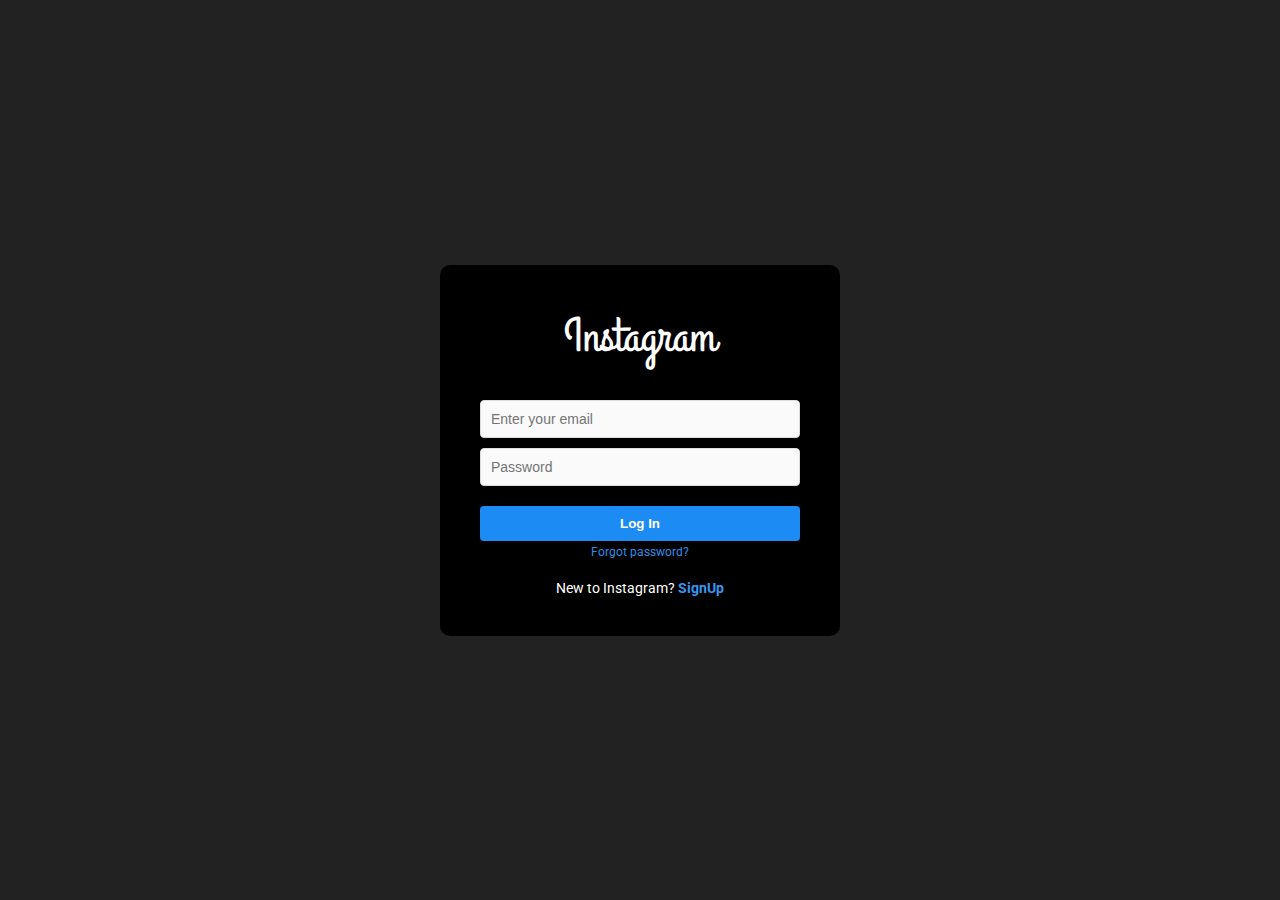
<file: frontEnd/login.html>
<!DOCTYPE html>
<html lang="en">
<head>
  <meta charset="UTF-8">
  <title>Instagram Login</title>
  <link rel="icon" type="image/png" href="https://upload.wikimedia.org/wikipedia/commons/a/a5/Instagram_icon.png">
  <link href="https://fonts.googleapis.com/css2?family=Roboto:wght@400;500&family=Grand+Hotel&display=swap" rel="stylesheet">
  <link rel="stylesheet" href="css/login.css">
</head>
<body>

  <div class="login-container">
    <div class="logo">Instagram</div>
    <form onsubmit="logIn(event)">
      <input type="text" name="email" placeholder="Enter your email" id="email" required>
      <input type="password" name="password" placeholder="Password"  id="password"   required>
      <button type="submit">Log In</button>
    </form>

    <a href="" class="forgot-link">Forgot password?</a>
    <br>
    <div class="bottom-text">
        New to Instagram? <a href="/signup.html">SignUp</a>
      </div>
    
  </div>

  <script src="js/login.js"></script>
</body>
</html>
</file>
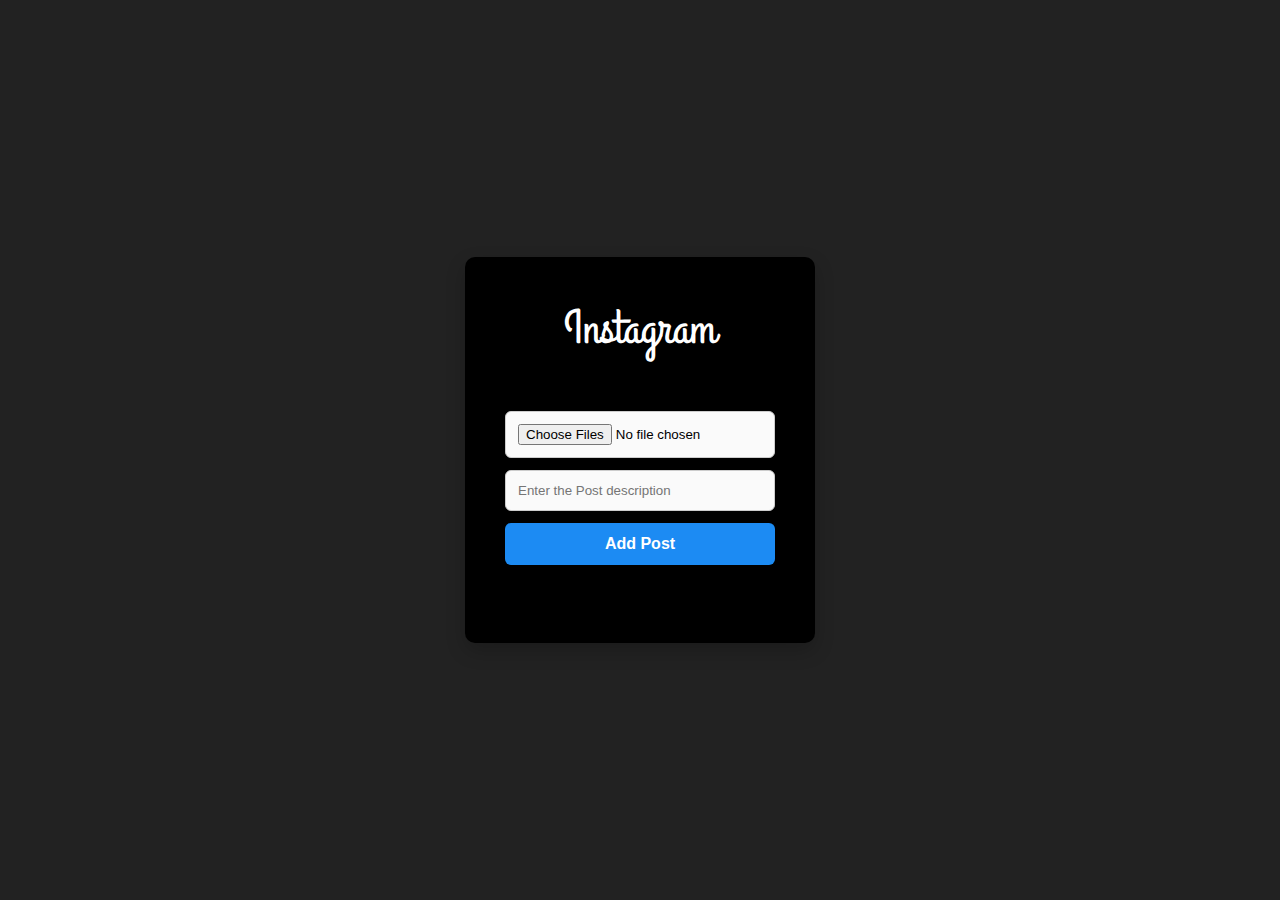
<file: frontEnd/post_add.html>
<!DOCTYPE html>
<html lang="en">
<head>
  <meta charset="UTF-8">
  <title>Add Posts</title>
  <link rel="icon" type="image/png" href="https://upload.wikimedia.org/wikipedia/commons/a/a5/Instagram_icon.png">
  <link href="https://fonts.googleapis.com/css2?family=Roboto:wght@400;500&family=Grand+Hotel&display=swap" rel="stylesheet">
  <link rel="stylesheet" href="css/signup.css">
</head>
<body>
  <div class="signup-container">
    <div class="logo">Instagram</div>
    <form onsubmit="addPost(event)">
      <label for="post">Upload your Post</label>
      <div id="preview"></div>
      <input type="file" multiple name="post" placeholder="Upload Photos" id="post" required />
     
      
     
      <input type="text" name="description" id="description" placeholder="Enter the Post description" required />
      
      <button type="submit">Add Post</button>
    </form>
    <br><br>

    <!-- <div class="bottom-text">
      Already have an account? <a href="/login.html">Log in</a>
    </div> -->
  </div>

  <script src="js/post_add.js"></script>
</body>
</html>
</file>
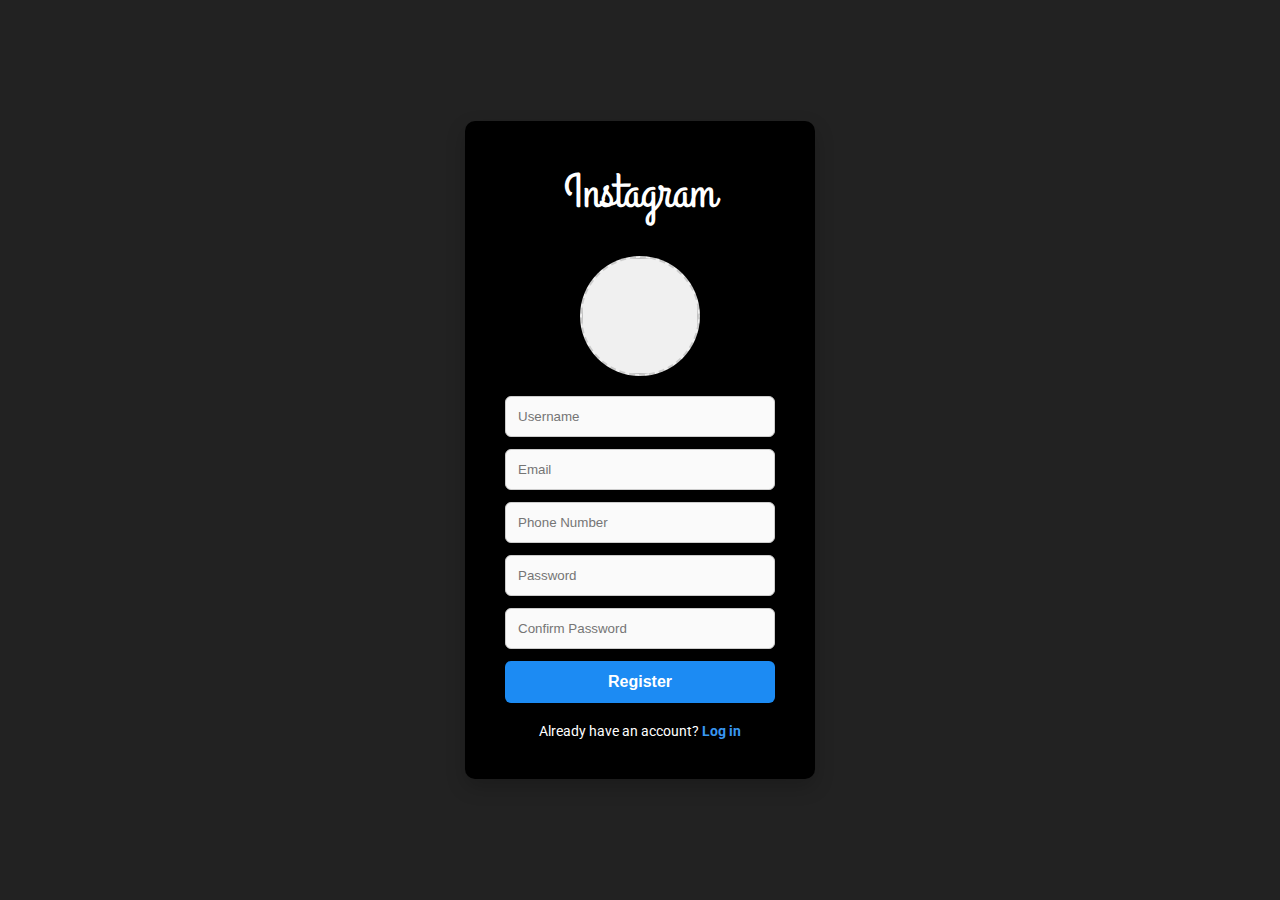
<file: frontEnd/signup.html>
<!DOCTYPE html>
<html lang="en">
<head>
  <meta charset="UTF-8">
  <meta name="viewport" content="width=device-width, initial-scale=1.0">
  <title>Instagram</title>
  <link href="https://fonts.googleapis.com/css2?family=Roboto:wght@400;500&family=Grand+Hotel&display=swap" rel="stylesheet">
  <link rel="stylesheet" href="css/signup.css">
</head>
<body>

  <div class="signup-container">
    <div class="logo">Instagram</div>

    <form onsubmit="signUp(event)">
      <label for="profile_pic" class="profile-label">
        <img id="preview" class="profile-preview" alt="" />
        <input type="file" name="profile_pic" id="profile_pic" accept="image/*" required />
      </label>
    
      <input type="text" name="username" placeholder="Username" id="username" required />
      <input type="email" name="email" placeholder="Email" id="email" required />
      <input type="tel" name="phone" placeholder="Phone Number" id="phone" required />
      <input type="password" name="password" id="password" placeholder="Password" required />
      <input type="password" name="confirmPassword" id="cpassword" placeholder="Confirm Password" required />
      <button type="submit">Register</button>
    </form>

    <div class="bottom-text">
      Already have an account? <a href="/login.html">Log in</a>
    </div>
    
  </div>

  <script src="js/signup.js"></script>
</body>
</html>
















<!-- backup file -->

<!-- <!DOCTYPE html>
<html lang="en">
<head>
  <meta charset="UTF-8">
  <title>Instagram Sign Up</title>
  <link rel="icon" type="image/png" href="https://upload.wikimedia.org/wikipedia/commons/a/a5/Instagram_icon.png">
  <link href="https://fonts.googleapis.com/css2?family=Roboto:wght@400;500&family=Grand+Hotel&display=swap" rel="stylesheet">
  <link rel="stylesheet" href="css/signup.css">
</head>
<body>
  <div class="signup-container">
    <div class="logo">Instagram</div>
    <form onsubmit="signUp(event)">

        <label for="profile_pic" class="profile-label"></label>
        <div class="preview" id="preview"></div>
    <input type="file" name="profile_pic" id="profile_pic" required />

      <input type="text" name="username" placeholder="Username" id="username" required />
      <input type="email" name="email" placeholder="Email" id="email" required />
      <input type="tel" name="phone" placeholder="Phone Number" id="phone" required />
      <input type="password" name="password" id="password" placeholder="Password" required />
      <input type="password" name="confirmPassword" id="cpassword" placeholder="Confirm Password" required />
      <button type="submit">Register</button>
    </form>
    <div class="bottom-text">
      Already have an account? <a href="/login.html">Log in</a>
    </div>
  </div>

  <script src="js/signup.js"></script>
</body>
</html> -->
</file>
<file: frontEnd/css/login.css>
* {
    margin: 0;
    padding: 0;
    box-sizing: border-box;
  }

  body {
    font-family: 'Roboto', sans-serif;
    background-color: rgb(34, 34, 34);
    display: flex;
    justify-content: center;
    align-items: center;
    height: 100vh;
  }
  
  .login-container {
    background: rgb(0, 0, 0);
    padding: 40px;
    width: 400px;
    border-radius: 10px;
    text-align: center;
  }
  
  .logo {
    font-family: 'Grand Hotel', cursive;
    font-size: 48px;
    margin-bottom: 30px;
    color: #ffffff;
  }
  
  form {
    display: flex;
    flex-direction: column;
  }
  
  input {
    background: #fafafa;
    border: 1px solid #dbdbdb;
    padding: 10px;
    margin-bottom: 10px;
    border-radius: 4px;
    font-size: 14px;
  }
  
  button {
    background-color: #1c8bf3;
    color: white;
    border: none;
    padding: 10px;
    border-radius: 4px;
    font-weight: bold;
    cursor: pointer;
    margin-top: 10px;
  }
  
  .divider {
    margin: 20px 0;
    position: relative;
    text-align: center;
    font-size: 13px;
    color: #8e8e8e;
  }
  
  .divider::before,
  .divider::after {
    content: '';
    height: 1px;
    width: 40%;
    background: #dbdbdb;
    position: absolute;
    top: 50%;
  }
  
  .divider::before {
    left: 0;
  }
  
  .divider::after {
    right: 0;
  }
  
  .forgot-link {
    margin-top: 15px;
    font-size: 12px;
    color: #2e8de6;
    text-decoration: none;
  }
  
  .forgot-link:hover {
    text-decoration: underline;
  }
  
  
  
  .bottom-text {
    margin-top: 20px;
    text-align: center;
    font-size: 14px;
    color: white;
  }
  
  .bottom-text a {
    color: #3897f0;
    text-decoration: none;
    font-weight: bold;
  }







  
  /* background: radial-gradient(circle at top right, #feda75, #fa7e1e, #d62976, #962fbf, #4f5bd5); */
</file>
<file: frontEnd/css/signup.css>
* {
  box-sizing: border-box;
  margin: 0;
  padding: 0;
}

body {
  font-family: 'Roboto', sans-serif;
  background-color: rgb(34, 34, 34);
  display: flex;
  justify-content: center;
  align-items: center;
  height: 100vh;
}

.signup-container {
  background-color: rgb(0, 0, 0);
  padding: 40px;
  width: 350px;
  border-radius: 10px;
  box-shadow: 0 8px 20px rgba(0, 0, 0, 0.2);
}

.logo {
  font-family: 'Grand Hotel', cursive;
  font-size: 48px;
  color: #ffffff;
  text-align: center;
  margin-bottom: 30px;
}

form {
  display: flex;
  flex-direction: column;
}

input {
  padding: 12px;
  margin-bottom: 12px;
  border: 1px solid #ccc;
  border-radius: 6px;
  background-color: #fafafa;
  transition: all 0.2s ease;
}

input:focus {
  outline: none;
  border-color: #a29bfe;
}

button {
  padding: 12px;
  border: none;
  background: #1c8bf3;
  color: white;
  font-weight: bold;
  font-size: 16px;
  border-radius: 6px;
  cursor: pointer;
  transition: background 0.3s ease;
}

.bottom-text {
  margin-top: 20px;
  text-align: center;
  font-size: 14px;
  color: white;
}

.bottom-text a {
  color: #3897f0;
  text-decoration: none;
  font-weight: bold;
}

.profile-label {
  display: inline-block;
  width: 120px;
  height: 120px;
  border-radius: 50%;
  overflow: hidden;
  border: 2px dashed #ccc;
  cursor: pointer;
  background-color: #f0f0f0;
  position: relative;
  margin: 0 auto 20px;
}

#profile_pic {
  opacity: 0;
  position: absolute;
  width: 100%;
  height: 100%;
  top: 0;
  left: 0;
  cursor: pointer;
}

.profile-preview {
  width: 100%;
  height: 100%;
  object-fit: cover;
  display: block;
  text-align: center;
}

  

  /* .profile-preview {
    width: 120px;
    height: 120px;
    object-fit: cover;
    border-radius: 50%;
    border: 2px solid #dbdbdb;
    box-shadow: 0 0 8px rgba(0, 0, 0, 0.1);
  }
  
  .profile-label {
    display: inline-block;
    width: 100px;
    height: 100px;
    border-radius: 50%;
    overflow: hidden;
    border: 2px dashed #ccc;
    cursor: pointer;
    background-color: #f0f0f0;
    background-size: cover;
    background-position: center;
    position: relative;
    margin-bottom: 20px;
  }
  
  #profile_pic {
    opacity: 0;
    width: 100%;
    height: 100%;
    cursor: pointer;
    position: absolute;
    top: 0;
    left: 0;
  } */
</file>
